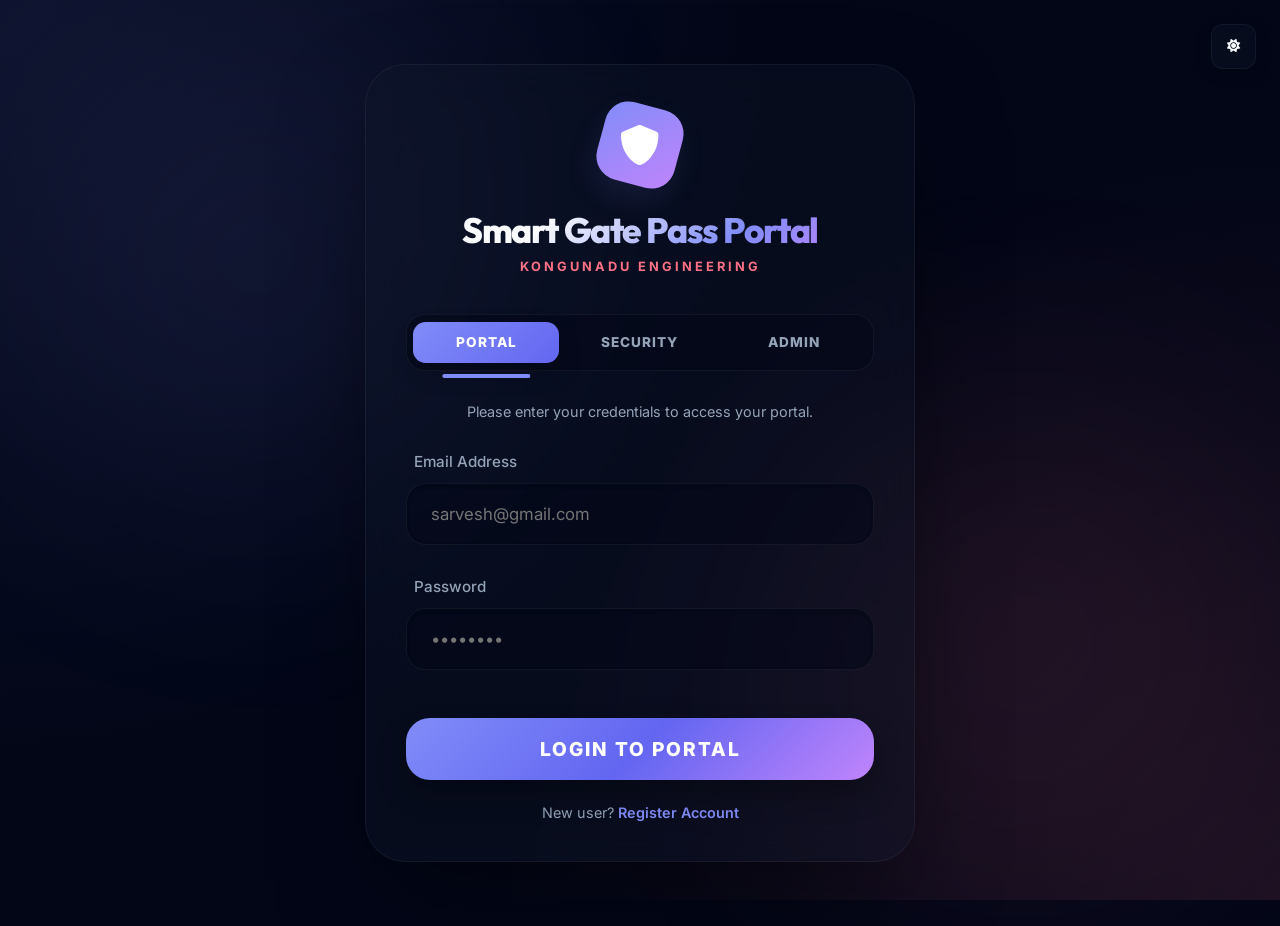
<file: index.html>
<!DOCTYPE html>
<html lang="en">

<head>
    <meta charset="UTF-8">
    <meta name="viewport" content="width=device-width, initial-scale=1.0">
    <title>Login | Smart Gate Pass</title>
    <link rel="stylesheet" href="style.css">
    <link rel="stylesheet" href="https://cdnjs.cloudflare.com/ajax/libs/font-awesome/6.0.0/css/all.min.css">
    <link rel="icon" type="image/svg+xml" href="favicon.svg">
</head>

<body onload="checkAuth(); initTheme()" class="auth-bg">
    <button onclick="toggleTheme()"
        style="position: fixed; top: 1.5rem; right: 1.5rem; background: var(--bg-card); backdrop-filter: blur(10px); border: 1px solid var(--glass-border); color: var(--text-main); width: 45px; height: 45px; border-radius: 12px; cursor: pointer; display: flex; align-items: center; justify-content: center; transition: var(--transition-smooth); z-index: 1000; box-shadow: 0 5px 15px rgba(0,0,0,0.2);">
        <i id="theme-toggle-icon" class="fas fa-sun"></i>
    </button>
    <div class="glass-card" style="max-width: 550px; margin: 4rem auto; padding: 2.5rem;">
        <div style="text-align: center; margin-bottom: 2.5rem;">
            <div style="position: relative; width: 80px; height: 80px; margin: 0 auto 1.5rem;">
                <div
                    style="position: absolute; top: 0; left: 0; width: 100%; height: 100%; background: linear-gradient(135deg, var(--primary), var(--accent)); border-radius: 1.5rem; transform: rotate(15deg); box-shadow: 0 15px 30px var(--primary-glow);">
                </div>
                <div
                    style="position: absolute; top: 0; left: 0; width: 100%; height: 100%; display: flex; align-items: center; justify-content: center; z-index: 1;">
                    <i class="fas fa-shield-alt" style="font-size: 2.5rem; color: white;"></i>
                </div>
            </div>
            <h1 style="margin: 0; font-size: 2.2rem; font-weight: 800; line-height: 1.2;">Smart Gate Pass Portal</h1>
            <p
                style="color: var(--secondary); font-weight: 700; font-size: 0.8rem; letter-spacing: 3px; text-transform: uppercase; margin-top: 0.5rem;">
                Kongunadu Engineering
            </p>
        </div>

        <div
            style="display: flex; gap: 0.5rem; background: var(--bg-input); padding: 0.4rem; border-radius: 1.2rem; margin-bottom: 2rem; border: 1px solid var(--glass-border);">
            <button onclick="switchLoginTab('portal')" class="tab-btn active" data-portal="portal"
                style="flex: 1; padding: 0.8rem; border-radius: 0.8rem; font-size: 0.85rem; letter-spacing: 1px;">PORTAL</button>
            <button onclick="switchLoginTab('gate')" class="tab-btn" data-portal="gate"
                style="flex: 1; padding: 0.8rem; border-radius: 0.8rem; font-size: 0.85rem; letter-spacing: 1px;">SECURITY</button>
            <button onclick="switchLoginTab('admin')" class="tab-btn" data-portal="admin"
                style="flex: 1; padding: 0.8rem; border-radius: 0.8rem; font-size: 0.85rem; letter-spacing: 1px;">ADMIN</button>
        </div>

        <p id="login-desc" style="text-align:center; color: var(--text-muted); margin-bottom: 2rem; font-size: 0.9rem;">
            Please enter your credentials to access your portal.
        </p>

        <form onsubmit="handleLogin(event)">
            <div class="form-group">
                <label>Email Address</label>
                <input type="email" name="email" placeholder="sarvesh@gmail.com" required>
            </div>
            <div class="form-group">
                <label>Password</label>
                <input type="password" name="password" placeholder="••••••••" required>
            </div>
            <button type="submit" class="submit-btn" style="margin-top:1rem; padding: 1.2rem;">Login to Portal</button>
        </form>

        <p style="text-align:center; margin-top:1.5rem; color:var(--text-muted); font-size:0.9rem">
            New user? <a href="register.html"
                style="color:var(--primary); text-decoration:none; font-weight:600;">Register Account</a>
        </p>
    </div>
    <script src="script.js"></script>
</body>

</html>
</file>
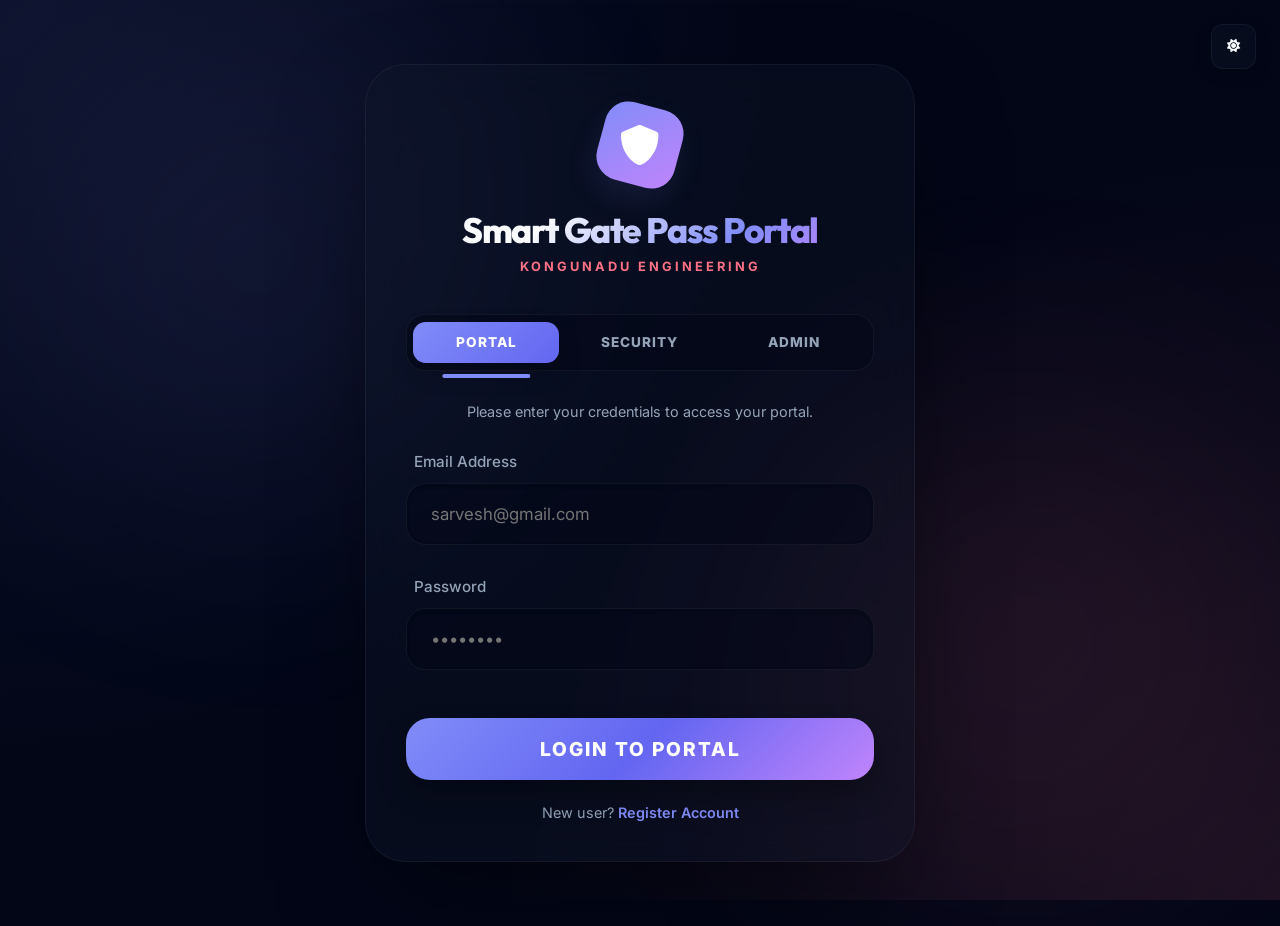
<file: admin.html>
<!DOCTYPE html>
<html lang="en">

<head>
    <meta charset="UTF-8">
    <meta name="viewport" content="width=device-width, initial-scale=1.0">
    <title>Admin Dashboard - Smart Gate Pass</title>
    <link rel="stylesheet" href="style.css">
    <link rel="stylesheet" href="https://cdnjs.cloudflare.com/ajax/libs/font-awesome/6.0.0/css/all.min.css">
    <link rel="icon" type="image/svg+xml" href="favicon.svg">
</head>

<body onload="initAdmin()">
    <nav>
        <div class="nav-container">
            <div class="logo">
                <i class="fas fa-shield-halved"></i>
                <span>Admin Panel</span>
            </div>
            <div id="auth-nav"></div>
        </div>
    </nav>

    <main class="container">
        <header style="margin-bottom: 2rem;">
            <h1>Account Management</h1>
            <p style="color: var(--text-muted)">Manage Student, Staff, and HOD accounts to ensure system integrity.</p>
        </header>

        <!-- Tab Navigation -->
        <div class="tabs"
            style="display: flex; gap: 1rem; margin-bottom: 1.5rem; border-bottom: 1px solid var(--glass-border); padding-bottom: 0.5rem;">
            <button class="tab-btn active" onclick="switchTab('staff')" id="btn-staff">Staff</button>
            <button class="tab-btn" onclick="switchTab('hod')" id="btn-hod">HOD</button>
            <button class="tab-btn" onclick="switchTab('warden')" id="btn-warden">Warden</button>
            <button class="tab-btn" onclick="switchTab('student')" id="btn-student">Student</button>
        </div>

        <div class="glass-card wide" style="padding: 0; overflow-x: auto;">
            <table style="width: 100%; border-collapse: collapse; text-align: left; min-width: 900px;">
                <thead style="background: var(--glass-highlight);">
                    <tr>
                        <th style="padding: 1.25rem 1.5rem; color: var(--primary);">Name</th>
                        <th style="padding: 1.25rem 1.5rem; color: var(--primary);">Role</th>
                        <th style="padding: 1.25rem 1.5rem; color: var(--primary);" id="header-dept">Department</th>
                        <th style="padding: 1.25rem 1.5rem; color: var(--primary);" id="header-scope">Scope (Year/Sec)
                        </th>
                        <th style="padding: 1.25rem 1.5rem; color: var(--primary); text-align: right;">Actions</th>
                    </tr>
                </thead>
                <tbody id="admin-user-table-body">
                    <!-- Users will be rendered here -->
                </tbody>
            </table>
        </div>
    </main>

    <!-- Edit Modal -->
    <div id="edit-modal" class="modal"
        style="display:none; position:fixed; z-index:1000; left:0; top:0; width:100%; height:100%; background:rgba(0,0,0,0.7); backdrop-filter:blur(5px); overflow-y:auto; padding: 2rem 0;">
        <div class="glass-card" style="max-width:500px; margin: 2rem auto; padding: 2rem;">
            <h2 style="margin-bottom:1.5rem; color:var(--primary)">Edit Account Details</h2>
            <form id="edit-user-form">
                <input type="hidden" id="edit-email">
                <div class="form-group">
                    <label>Full Name</label>
                    <input type="text" id="edit-name" required>
                </div>
                <div id="role-specific-fields">
                    <div class="form-group" id="dept-field">
                        <label>Department</label>
                        <select id="edit-dept">
                            <option value="CSE">CSE</option>
                            <option value="ECE">ECE</option>
                            <option value="EEE">EEE</option>
                            <option value="AD">AD</option>
                            <option value="BME">BME</option>
                            <option value="IT">IT</option>
                            <option value="AGRI">AGRI</option>
                            <option value="MECH">MECH</option>
                            <option value="CIVIL">CIVIL</option>
                        </select>
                    </div>
                    <div class="form-group" id="year-field">
                        <label>Year</label>
                        <select id="edit-year">
                            <option value="1">1st Year</option>
                            <option value="2">2nd Year</option>
                            <option value="3">3rd Year</option>
                            <option value="4">4th Year</option>
                        </select>
                    </div>
                    <div class="form-group" id="semester-field">
                        <label>Semester</label>
                        <select id="edit-semester">
                            <option value="1">Sem 1</option>
                            <option value="2">Sem 2</option>
                            <option value="3">Sem 3</option>
                            <option value="4">Sem 4</option>
                            <option value="5">Sem 5</option>
                            <option value="6">Sem 6</option>
                            <option value="7">Sem 7</option>
                            <option value="8">Sem 8</option>
                        </select>
                    </div>
                    <div class="form-group" id="section-field">
                        <label>Section</label>
                        <select id="edit-section">
                            <option value="A">A</option>
                            <option value="B">B</option>
                        </select>
                    </div>
                </div>
                <div style="display:flex; gap:1rem; margin-top:2rem">
                    <button type="submit" class="submit-btn">Save Changes</button>
                    <button type="button" class="submit-btn"
                        style="background:var(--glass-highlight); color:var(--text-main)"
                        onclick="closeEditModal()">Cancel</button>
                </div>
            </form>
        </div>
    </div>

    <script src="script.js"></script>
    <script>
        let currentTab = 'staff';
        let allUsers = [];

        async function initAdmin() {
            checkAuth('admin');
            renderAuthNav();
            await refreshAdminData();
        }

        async function refreshAdminData() {
            allUsers = await adminGetManagedUsers();
            renderAdminDashboard();
        }

        function switchTab(role) {
            currentTab = role;
            document.querySelectorAll('.tab-btn').forEach(btn => btn.classList.remove('active'));
            document.getElementById(`btn-${role}`).classList.add('active');
            renderAdminDashboard();
        }

        function renderAdminDashboard() {
            const body = document.getElementById('admin-user-table-body');

            if (!Array.isArray(allUsers)) {
                body.innerHTML = `<tr><td colspan="5" style="padding: 2rem; text-align: center; color: var(--error);">Error: Could not load user data. ${allUsers.message || ''}</td></tr>`;
                return;
            }

            const users = allUsers.filter(u => u.role === currentTab);

            if (users.length === 0) {
                body.innerHTML = `<tr><td colspan="5" style="padding: 2rem; text-align: center; color: var(--text-muted);">No ${currentTab} accounts found.</td></tr>`;
                return;
            }

            body.innerHTML = users.map(u => {
                let scope = '-';
                if (u.role === 'staff') scope = `Year ${u.year} / Sec ${u.section}`;
                else if (u.role === 'warden') scope = `Year ${u.year}`;
                else if (u.role === 'student') scope = `${u.year} / Sem ${u.semester} / Sec ${u.section}`;

                return `
                <tr style="border-top: 1px solid var(--glass-border);">
                    <td style="padding: 1.25rem 1.5rem;">
                        <div style="font-weight: 600;">${u.name}</div>
                        <div style="font-size: 0.8rem; color: var(--text-muted);">${u.email}</div>
                    </td>
                    <td style="padding: 1.25rem 1.5rem;"><span class="status-badge status-approved">${u.role.toUpperCase()}</span></td>
                    <td style="padding: 1.25rem 1.5rem;">${u.dept || '-'}</td>
                    <td style="padding: 1.25rem 1.5rem;">${scope}</td>
                    <td style="padding: 1.25rem 1.5rem; text-align: right;">
                        <button onclick="openEditModal('${u.email}')" style="background: var(--primary); border: none; color: white; padding: 0.4rem 0.8rem; border-radius: 0.5rem; cursor: pointer; margin-right: 0.5rem;"><i class="fas fa-edit"></i></button>
                        <button onclick="handleDelete('${u.email}')" style="background: var(--accent); border: none; color: white; padding: 0.4rem 0.8rem; border-radius: 0.5rem; cursor: pointer;"><i class="fas fa-trash"></i></button>
                    </td>
                </tr>`;
            }).join('');
        }

        function openEditModal(email) {
            const user = allUsers.find(u => u.email === email);
            if (!user) return;

            document.getElementById('edit-email').value = user.email;
            document.getElementById('edit-name').value = user.name;
            document.getElementById('edit-dept').value = user.dept || '';
            document.getElementById('edit-year').value = user.year || '';
            document.getElementById('edit-semester').value = user.semester || '';
            document.getElementById('edit-section').value = user.section || '';

            document.getElementById('dept-field').style.display = (user.role !== 'warden') ? 'block' : 'none';
            document.getElementById('year-field').style.display = (['staff', 'warden', 'student'].includes(user.role)) ? 'block' : 'none';
            document.getElementById('semester-field').style.display = (user.role === 'student') ? 'block' : 'none';
            document.getElementById('section-field').style.display = (['staff', 'student'].includes(user.role)) ? 'block' : 'none';

            document.getElementById('edit-modal').style.display = 'block';
        }

        function closeEditModal() { document.getElementById('edit-modal').style.display = 'none'; }

        async function handleDelete(email) {
            if (confirm(`Delete account for ${email}?`)) {
                const result = await adminDeleteUser(email);
                if (result.success) await refreshAdminData();
            }
        }

        document.getElementById('edit-user-form').onsubmit = async function (e) {
            e.preventDefault();
            const email = document.getElementById('edit-email').value;
            const user = allUsers.find(u => u.email === email);
            if (!user) return;

            const updatedData = {
                name: document.getElementById('edit-name').value,
                dept: document.getElementById('edit-dept').value,
                year: document.getElementById('edit-year').value,
                semester: document.getElementById('edit-semester').value,
                section: document.getElementById('edit-section').value
            };
            const result = await adminUpdateUser(email, user.role, updatedData);
            if (result.success) {
                alert('Updated successfully');
                closeEditModal();
                await refreshAdminData();
            }
        };
    </script>
</body>

</html>
</file>
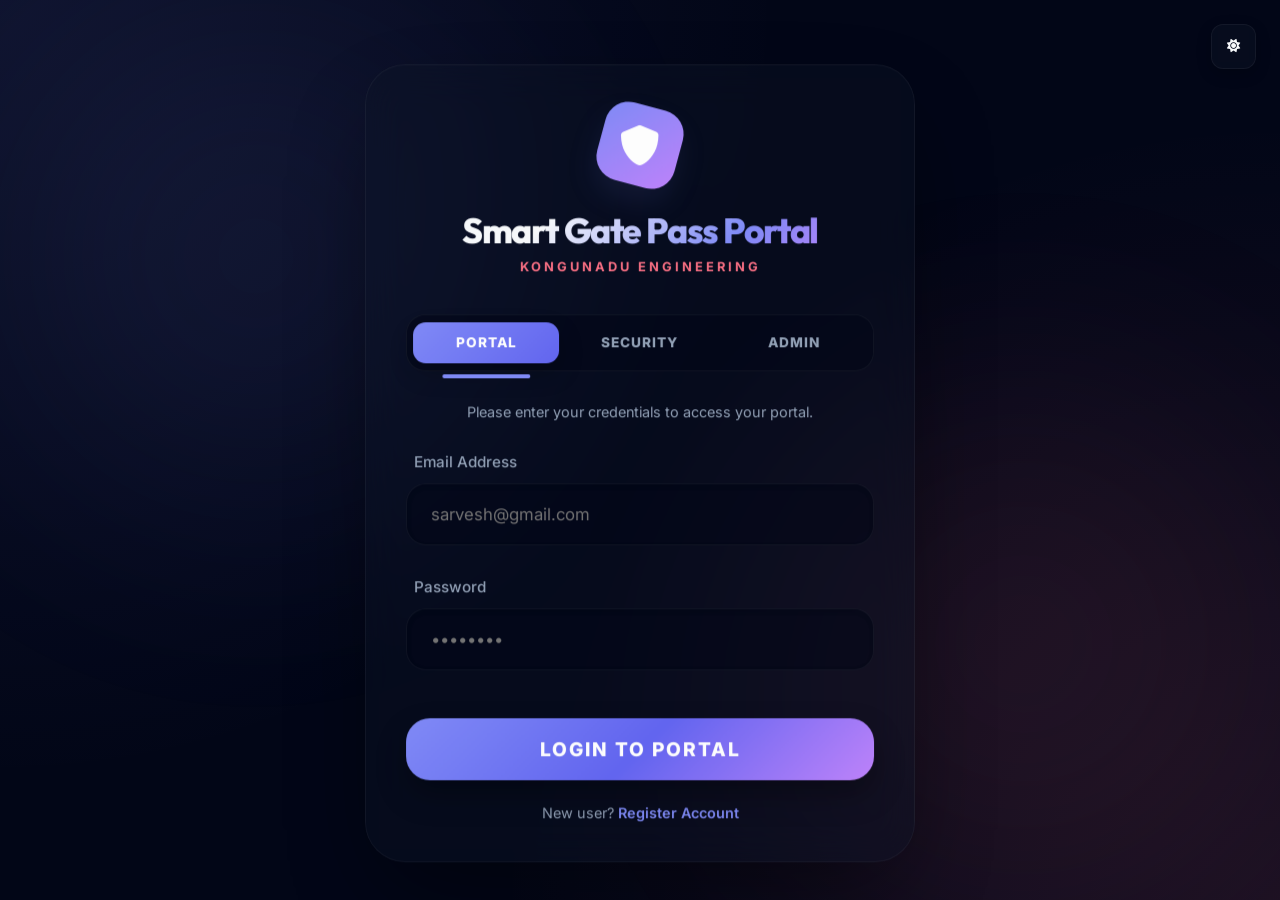
<file: hod.html>
<!DOCTYPE html>
<html lang="en">

<head>
    <meta charset="UTF-8">
    <meta name="viewport" content="width=device-width, initial-scale=1.0">
    <title>HOD Dashboard | Smart Gate Pass</title>
    <link rel="stylesheet" href="style.css">
    <link rel="stylesheet" href="https://cdnjs.cloudflare.com/ajax/libs/font-awesome/6.0.0/css/all.min.css">
    <link rel="icon" type="image/svg+xml" href="favicon.svg">
</head>

<body onload="initHOD()" class="auth-bg">
    <nav>
        <div class="nav-container">
            <div class="logo">
                <i class="fas fa-user-shield"></i>
                <span>HOD Portal</span>
            </div>
            <div id="auth-nav"></div>
        </div>
    </nav>

    <div class="container">
        <header style="text-align: center; margin-bottom: 4rem;">
            <h1>HOD Dashboard</h1>
            <p id="hod-info" style="color: var(--primary); font-weight: 700; font-size: 1.2rem;"></p>
            <p style="color: var(--text-muted);">Department Oversight & Approval</p>
        </header>

        <div class="glass-card wide" style="padding: 2.5rem;">


            <div id="requests-container">
                <!-- Requests will be rendered here via JS -->
            </div>
        </div>

        <script src="script.js"></script>
        <script>
            async function initHOD() {
                checkAuth('hod');
                renderAuthNav();
                await renderRequests('hod');
            }
        </script>
</body>

</html>
</file>
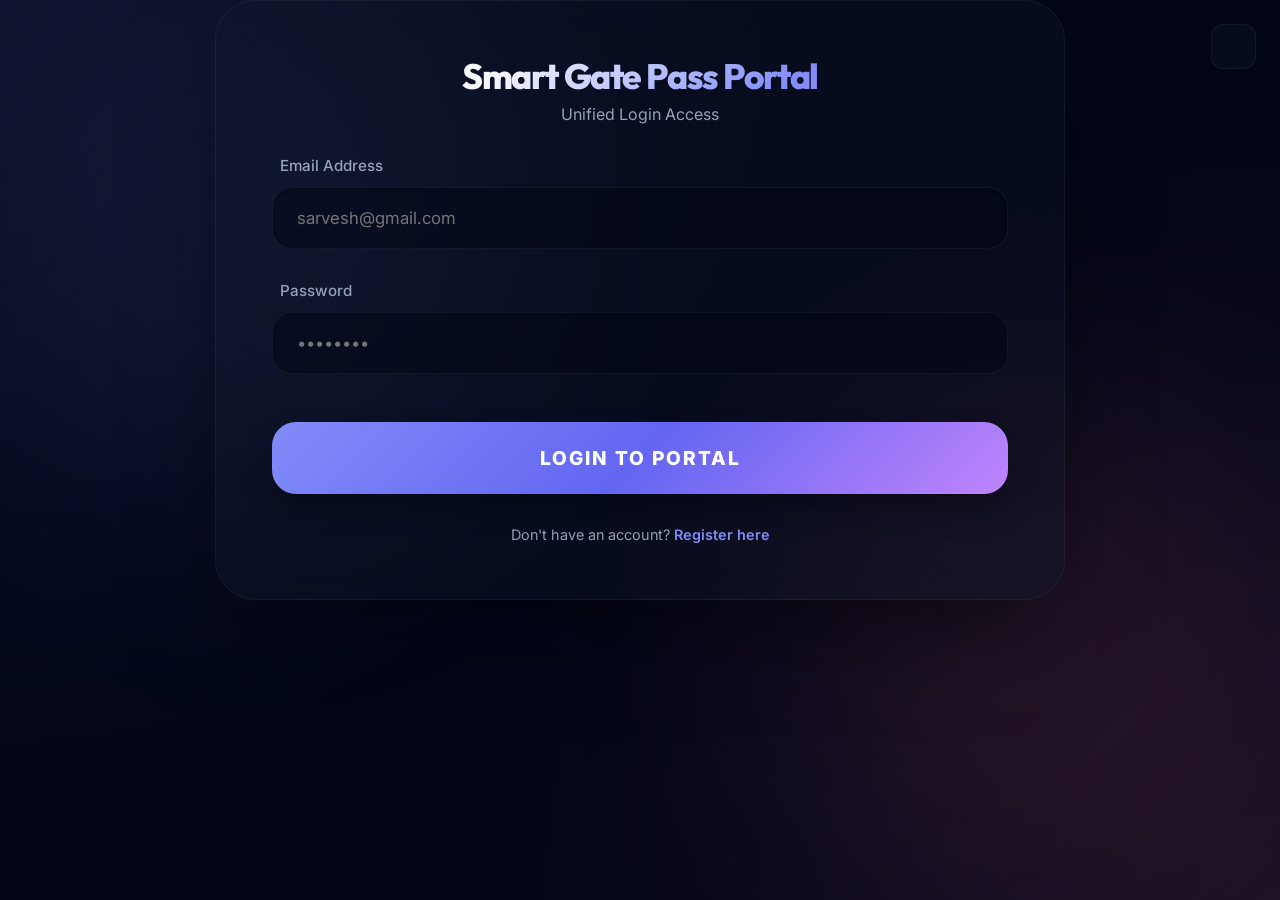
<file: login.html>
<!DOCTYPE html>
<html lang="en">

<head>
    <meta charset="UTF-8">
    <meta name="viewport" content="width=device-width, initial-scale=1.0">
    <title>Login | Smart Gate Pass</title>
    <link rel="stylesheet" href="style.css">
</head>

<body onload="initTheme()" class="auth-bg">
    <button onclick="toggleTheme()"
        style="position: fixed; top: 1.5rem; right: 1.5rem; background: var(--bg-card); backdrop-filter: blur(10px); border: 1px solid var(--glass-border); color: var(--text-main); width: 45px; height: 45px; border-radius: 12px; cursor: pointer; display: flex; align-items: center; justify-content: center; transition: var(--transition-smooth); z-index: 1000; box-shadow: 0 5px 15px rgba(0,0,0,0.2);">
        <i id="theme-toggle-icon" class="fas fa-sun"></i>
    </button>

    <div class="glass-card">
        <div style="text-align: center; margin-bottom: 2rem;">
            <i class="fas fa-shield-alt" style="font-size: 3.5rem; color: var(--primary); margin-bottom: 1rem;"></i>
            <h1 style="margin: 0; font-size: 2.2rem; font-weight: 800;">Smart Gate Pass Portal</h1>
            <p style="color: var(--text-muted); font-size: 1rem; margin-top: 0.5rem;">Unified Login Access</p>
        </div>

        <form onsubmit="handleLogin(event)">
            <div class="form-group">
                <label>Email Address</label>
                <input type="email" name="email" placeholder="sarvesh@gmail.com" required>
            </div>
            <div class="form-group">
                <label>Password</label>
                <input type="password" name="password" placeholder="••••••••" required>
            </div>
            <button type="submit" class="submit-btn" style="margin-top:1rem">Login to Portal</button>
        </form>
        <p style="text-align:center; margin-top:2rem; color:var(--text-muted); font-size:0.9rem">
            Don't have an account? <a href="register.html"
                style="color:var(--primary); text-decoration:none; font-weight:600">Register here</a>
        </p>
    </div>
    <script src="script.js"></script>
</body>

</html>
</file>
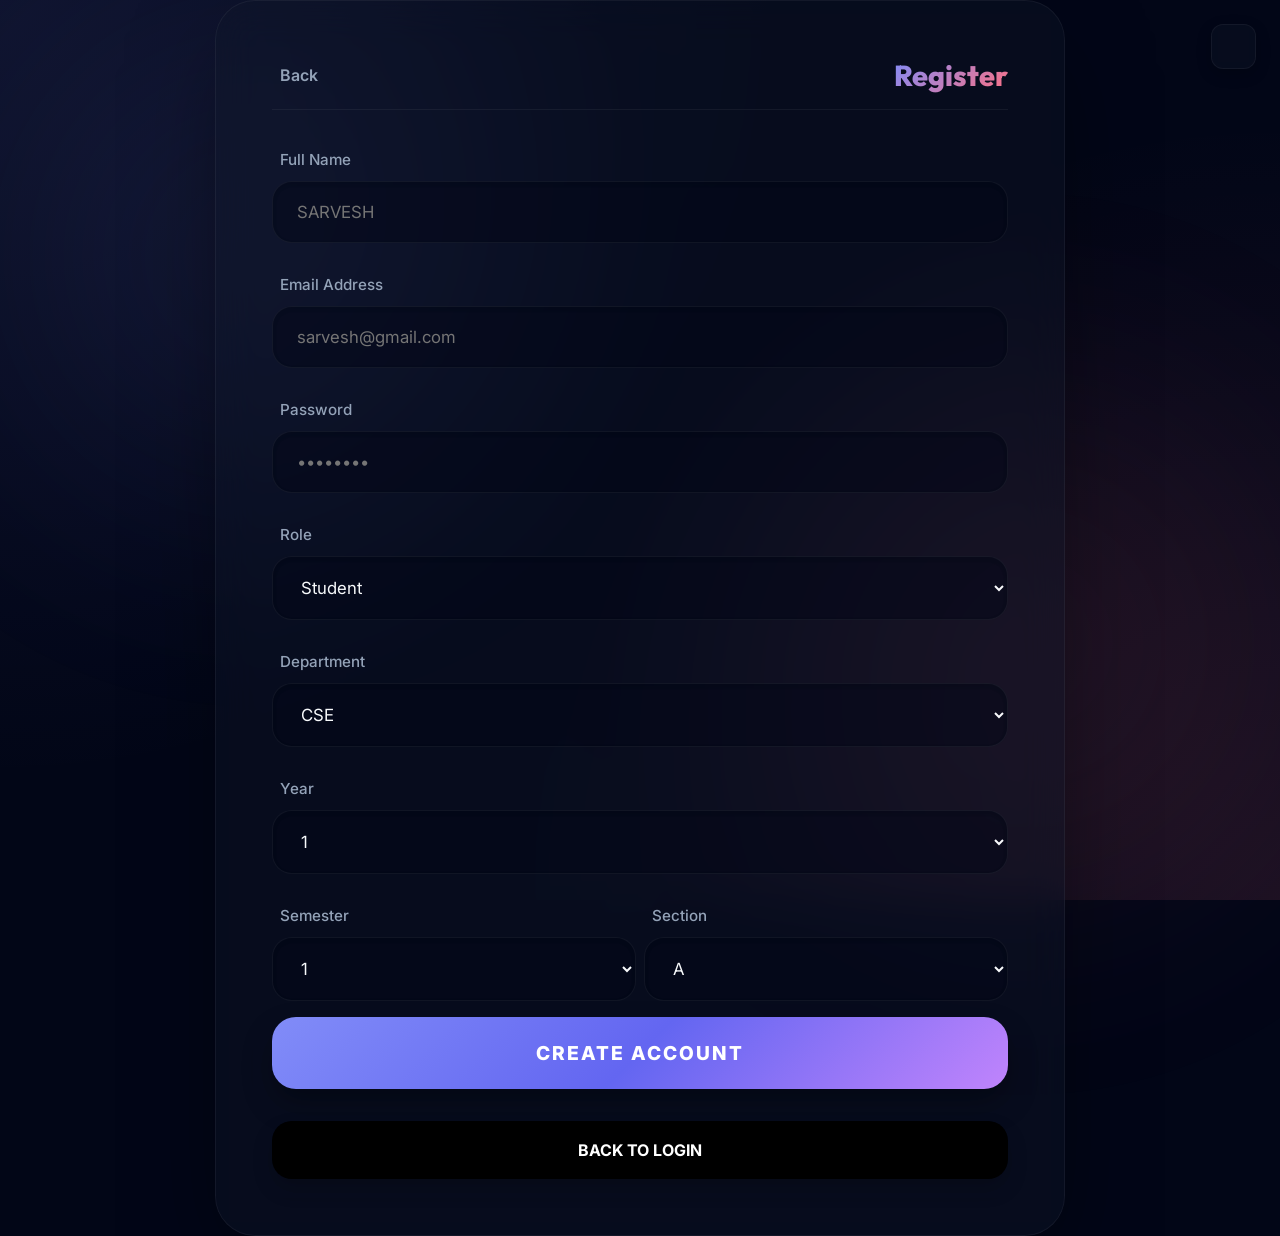
<file: register.html>
<!DOCTYPE html>
<html lang="en">

<head>
    <meta charset="UTF-8">
    <meta name="viewport" content="width=device-width, initial-scale=1.0">
    <title>Register | Smart Gate Pass</title>
    <link rel="stylesheet" href="style.css">
    <link rel="icon" type="image/svg+xml" href="favicon.svg">
</head>

<body onload="initTheme()" class="auth-bg">
    <button onclick="toggleTheme()"
        style="position: fixed; top: 1.5rem; right: 1.5rem; background: var(--bg-card); backdrop-filter: blur(10px); border: 1px solid var(--glass-border); color: var(--text-main); width: 45px; height: 45px; border-radius: 12px; cursor: pointer; display: flex; align-items: center; justify-content: center; transition: var(--transition-smooth); z-index: 1000; box-shadow: 0 5px 15px rgba(0,0,0,0.2);">
        <i id="theme-toggle-icon" class="fas fa-sun"></i>
    </button>
    <div class="glass-card">

        <div
            style="display: flex; justify-content: space-between; align-items: center; margin-bottom: 2.5rem; border-bottom: 1px solid var(--glass-border); padding-bottom: 1rem;">
            <a href="index.html"
                style="color:var(--text-muted); text-decoration:none; display:flex; align-items:center; gap:0.5rem; font-weight:600; transition:var(--transition-smooth);">
                <i class="fas fa-arrow-left"></i> Back
            </a>
            <h2
                style="font-family: var(--font-heading); background: linear-gradient(135deg, var(--primary), var(--secondary)); -webkit-background-clip: text; background-clip: text; -webkit-text-fill-color: transparent; font-weight: 800; font-size: 1.8rem; margin: 0;">
                Register</h2>
        </div>

        <form onsubmit="handleRegister(event)">
            <div class="form-group">
                <label>Full Name</label>
                <input type="text" name="name" placeholder="SARVESH" required>
            </div>
            <div class="form-group">
                <label>Email Address</label>
                <input type="email" name="email" placeholder="sarvesh@gmail.com" required>
            </div>
            <div class="form-group">
                <label>Password</label>
                <input type="password" name="password" placeholder="••••••••" required>
            </div>
            <div class="form-group">
                <label>Role</label>
                <select name="role" id="role-select" required onchange="toggleFields()">
                    <option value="student">Student</option>
                    <option value="staff">Staff (Class Advisor)</option>
                    <option value="warden">Warden</option>
                    <option value="hod">HOD</option>
                </select>
            </div>

            <!-- Student/Warden Specific Fields -->
            <div id="extra-fields">
                <div class="form-group" id="dept-group">
                    <label>Department</label>
                    <select name="dept" id="dept-select">
                        <option value="CSE">CSE</option>
                        <option value="ECE">ECE</option>
                        <option value="EEE">EEE</option>
                        <option value="AD">AD</option>
                        <option value="BME">BME</option>
                        <option value="IT">IT</option>
                        <option value="AGRI">AGRI</option>
                        <option value="MECH">MECH</option>
                        <option value="CIVIL">CIVIL</option>
                    </select>
                </div>
                <div class="form-group" id="year-group">
                    <label id="year-label">Year of Warden</label>
                    <select name="year" id="year-select" onchange="updateSemesters()">
                        <option value="1">1</option>
                        <option value="2">2</option>
                        <option value="3">3</option>
                        <option value="4">4</option>
                    </select>
                </div>
                <div id="sem-sec-fields" style="display:grid; grid-template-columns: 1fr 1fr; gap:0.5rem">
                    <div id="sem-group">
                        <label>Semester</label>
                        <select name="semester" id="semester-select">
                            <!-- Options filled by script -->
                        </select>
                    </div>
                    <div id="sec-group">
                        <label>Section</label>
                        <select name="section">
                            <option value="A">A</option>
                            <option value="B">B</option>
                        </select>
                    </div>
                </div>
            </div>
            <button type="submit" class="submit-btn" style="margin-top:1rem">Create Account</button>
        </form>
        <a href="index.html"
            style="display: block; width: 100%; padding: 1.2rem; background: #000; color: #fff; text-align: center; text-decoration: none; border-radius: 1.25rem; font-weight: 700; margin-top: 2rem; transition: var(--transition-smooth); box-shadow: 0 10px 20px rgba(0,0,0,0.2);">
            <i class="fas fa-arrow-left"></i> BACK TO LOGIN
        </a>
    </div>
    <script src="script.js"></script>
    <script>
        function updateSemesters() {
            const year = document.getElementById('year-select').value;
            const semesterSelect = document.getElementById('semester-select');
            semesterSelect.innerHTML = '';

            let semesters = [];
            if (year === '1') semesters = [1, 2];
            else if (year === '2') semesters = [3, 4];
            else if (year === '3') semesters = [5, 6];
            else if (year === '4') semesters = [7, 8];

            semesters.forEach(sem => {
                const opt = document.createElement('option');
                opt.value = sem;
                opt.innerText = sem;
                semesterSelect.appendChild(opt);
            });
        }

        function toggleFields() {
            const role = document.getElementById('role-select').value;
            const extraFields = document.getElementById('extra-fields');
            const deptGroup = document.getElementById('dept-group');
            const yearGroup = document.getElementById('year-group');
            const semSecFields = document.getElementById('sem-sec-fields');
            const semGroup = document.getElementById('sem-group');
            const secGroup = document.getElementById('sec-group');
            const yearLabel = document.getElementById('year-label');

            if (role === 'student') {
                extraFields.style.display = 'block';
                deptGroup.style.display = 'block';
                yearGroup.style.display = 'block';
                semSecFields.style.display = 'grid';
                semGroup.style.display = 'block';
                yearLabel.innerText = 'Year';
                updateSemesters();
            } else if (role === 'staff') {
                extraFields.style.display = 'block';
                deptGroup.style.display = 'block';
                yearGroup.style.display = 'block';
                semSecFields.style.display = 'grid';
                semGroup.style.display = 'none'; // Semester not needed for Staff
                yearLabel.innerText = 'Advising Year';
                updateSemesters();
            } else if (role === 'hod') {
                extraFields.style.display = 'block';
                deptGroup.style.display = 'block';
                yearGroup.style.display = 'none';
                semSecFields.style.display = 'none';
            } else if (role === 'warden') {
                extraFields.style.display = 'block';
                deptGroup.style.display = 'none';
                yearGroup.style.display = 'block';
                semSecFields.style.display = 'none';
                yearLabel.innerText = 'Year of Warden';
            } else {
                extraFields.style.display = 'none';
            }
        }
        // Initialize on load
        window.onload = toggleFields;
    </script>
</body>

</html>
</file>
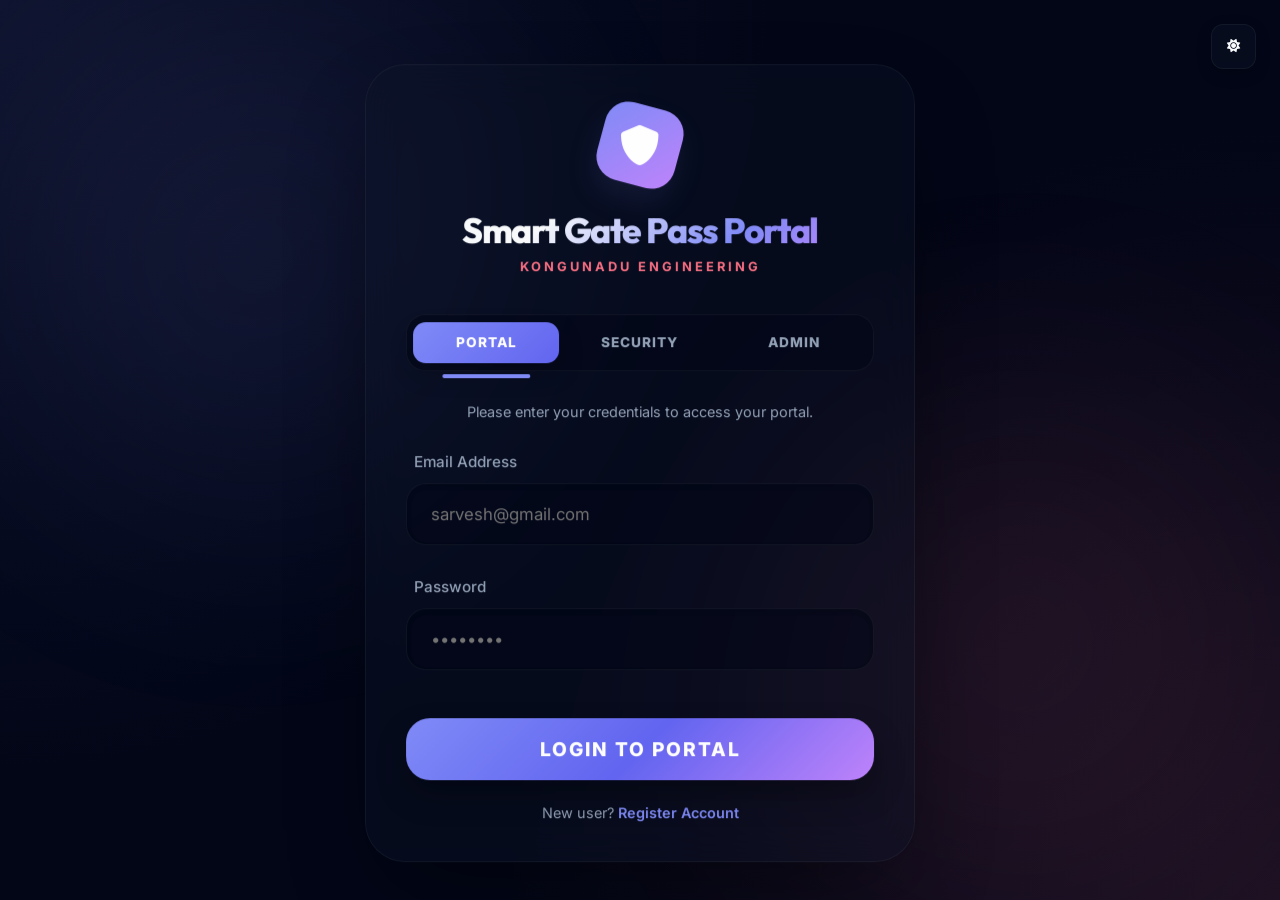
<file: staff.html>
<!DOCTYPE html>
<html lang="en">

<head>
    <meta charset="UTF-8">
    <meta name="viewport" content="width=device-width, initial-scale=1.0">
    <title>Staff Dashboard | Smart Gate Pass</title>
    <link rel="stylesheet" href="style.css">
    <link rel="icon" type="image/svg+xml" href="favicon.svg">
</head>

<body onload="initStaff()" class="auth-bg">
    <nav>
        <div class="nav-container">
            <div class="logo">
                <i class="fas fa-chalkboard-teacher"></i>
                <span>Staff Portal</span>
            </div>
            <div id="auth-nav"></div>
        </div>
    </nav>

    <div class="container">
        <header style="text-align: center; margin-bottom: 4rem;">
            <h1>Advisor Dashboard</h1>
            <p id="staff-info" style="color: var(--primary); font-weight: 700; font-size: 1.2rem;"></p>
        </header>

        <div class="glass-card wide" style="padding: 2.5rem;">


            <div id="requests-container">
                <!-- Requests will be rendered here via JS -->
            </div>
        </div>

        <script src="script.js"></script>
        <script>
            async function initStaff() {
                checkAuth('staff');
                renderAuthNav();
                await renderRequests('staff');
            }
        </script>
</body>

</html>
</file>
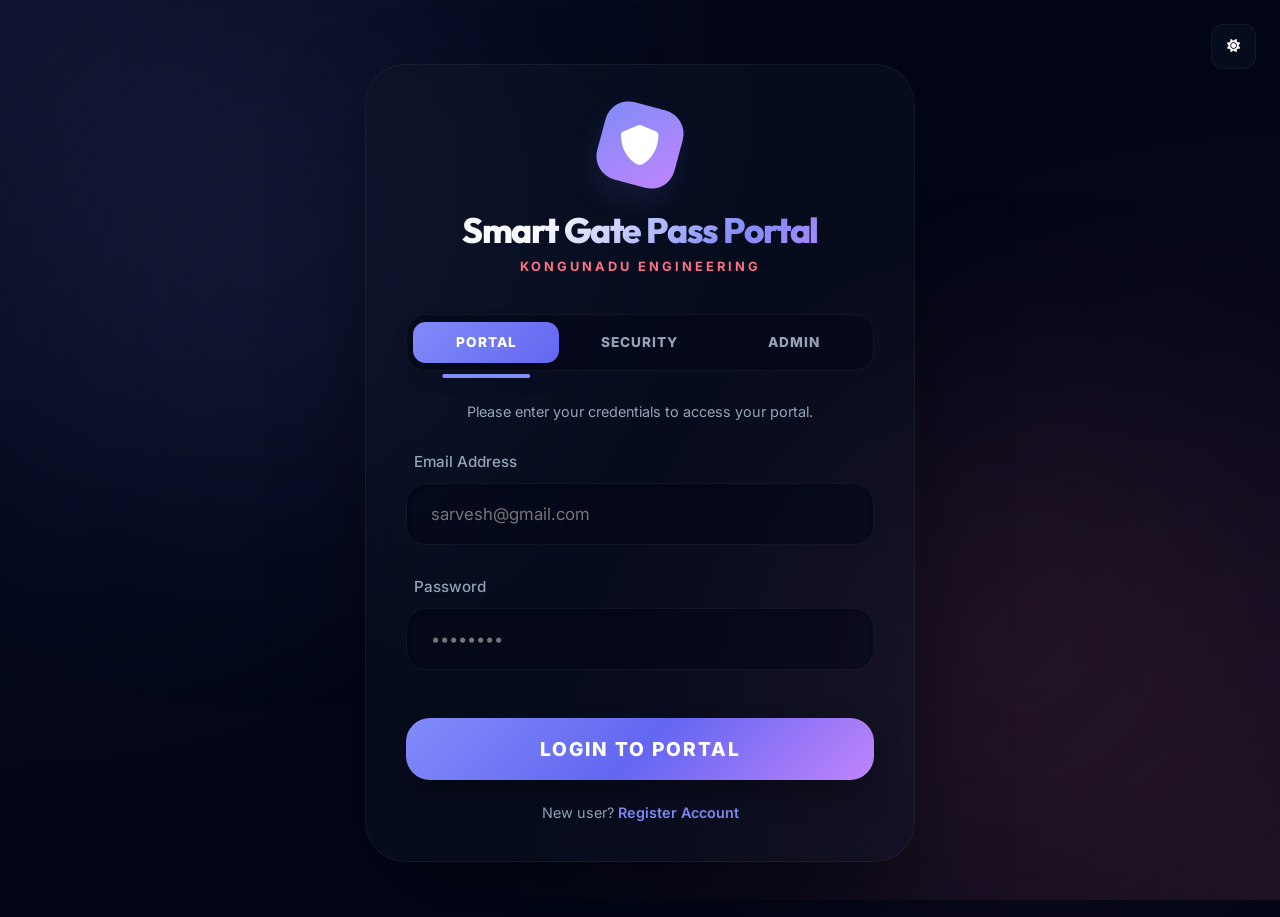
<file: student.html>
<!DOCTYPE html>
<html lang="en">

<head>
    <meta charset="UTF-8">
    <meta name="viewport" content="width=device-width, initial-scale=1.0">
    <title>Apply for Leave/OD | Student</title>
    <link rel="stylesheet" href="style.css">
    <link rel="stylesheet" href="https://cdnjs.cloudflare.com/ajax/libs/font-awesome/6.0.0/css/all.min.css">
    <link rel="icon" type="image/svg+xml" href="favicon.svg">
</head>

<body onload="initStudent()" class="auth-bg">
    <nav>
        <div class="nav-container">
            <div class="logo">
                <i class="fas fa-shield-alt"></i>
                <span>Student Portal</span>
            </div>
            <div id="auth-nav"></div>
        </div>
    </nav>

    <div class="container">
        <header style="text-align: center; margin-bottom: 4rem;">
            <h1>Apply for Leave/OD</h1>
            <p style="color: var(--text-muted); font-size: 1.1rem;">Digital Leave & OD Permission System</p>
        </header>

        <div class="glass-card" style="margin-bottom: 3rem;">


            <form id="student-form" onsubmit="handleStudentSubmit(event)">
                <div class="form-group">
                    <label>Full Name</label>
                    <input type="text" id="student-name" name="name" placeholder="Enter your full name" required
                        readonly>
                </div>

                <div class="form-group" style="display:grid; grid-template-columns: 1fr 1fr 1fr; gap:0.5rem">
                    <div>
                        <label>Year</label>
                        <select id="student-year" name="year" required disabled>
                            <option value="1">1st Year</option>
                            <option value="2">2nd Year</option>
                            <option value="3">3rd Year</option>
                            <option value="4">4th Year</option>
                        </select>
                    </div>
                    <div>
                        <label>Semester</label>
                        <select id="student-semester" name="semester" required disabled>
                            <option value="1">1</option>
                            <option value="2">2</option>
                            <option value="3">3</option>
                            <option value="4">4</option>
                            <option value="5">5</option>
                            <option value="6">6</option>
                            <option value="7">7</option>
                            <option value="8">8</option>
                        </select>
                    </div>
                    <div>
                        <label>Section</label>
                        <select id="student-section" name="section" required disabled>
                            <option value="A">A</option>
                            <option value="B">B</option>
                            <option value="C">C</option>
                        </select>
                    </div>
                </div>

                <div class="form-group">
                    <label>Department</label>
                    <input type="text" id="student-dept" name="dept" placeholder="e.g. CSE" required readonly>
                </div>

                <div class="form-group" style="display:grid; grid-template-columns: 1fr 1fr; gap:1rem">
                    <div>
                        <label>From Date</label>
                        <input type="date" name="from_date" id="from-date" required onchange="calculateDays()">
                    </div>
                    <div>
                        <label>To Date</label>
                        <input type="date" name="to_date" id="to-date" required onchange="calculateDays()">
                    </div>
                </div>

                <div id="days-display"
                    style="text-align: center; margin-bottom: 1.5rem; font-weight: 600; color: var(--primary); display: none;">
                    Total Duration: <span id="calculated-days">0</span> Day(s)
                </div>

                <script>
                    function calculateDays() {
                        const from = document.getElementById('from-date').value;
                        const to = document.getElementById('to-date').value;
                        const display = document.getElementById('days-display');
                        const span = document.getElementById('calculated-days');

                        if (from && to) {
                            const startDate = new Date(from);
                            const endDate = new Date(to);
                            const diffTime = Math.abs(endDate - startDate);
                            const diffDays = Math.ceil(diffTime / (1000 * 60 * 60 * 24)) + 1;

                            if (endDate >= startDate) {
                                display.style.display = 'block';
                                span.innerText = diffDays;
                            } else {
                                display.style.display = 'none';
                            }
                        } else {
                            display.style.display = 'none';
                        }
                    }
                </script>

                <div class="form-group">
                    <label>Type</label>
                    <select name="type" required>
                        <option value="Leave">Leave</option>
                        <option value="On Duty">On Duty</option>
                    </select>
                </div>

                <div class="form-group">
                    <label>Student Category</label>
                    <select name="resident_type" required>
                        <option value="Day Scholar">Day Scholar</option>
                        <option value="Hosteller">Hosteller</option>
                    </select>
                </div>

                <div class="form-group">
                    <label>Reason for Leave/OD</label>
                    <textarea name="reason" rows="3" placeholder="Describe your reason..." required></textarea>
                </div>
                <div class="form-group">
                    <label>Upload Supporting Document (Optional)</label>
                    <div style="position: relative; overflow: hidden;">
                        <input type="file" name="document" accept="image/*"
                            style="padding: 1rem; background: var(--bg-input); border: 2px dashed var(--glass-border); border-radius: 1.25rem; width: 100%; color: var(--text-muted); cursor: pointer; transition: var(--transition-premium);">
                    </div>
                </div>

                <div class="form-group"
                    style="padding: 1rem; background: var(--glass-highlight); border: 1px solid var(--glass-border); border-radius: 1rem; display: flex; justify-content: space-around; align-items: center; margin-bottom: 2rem;">
                    <div style="text-align: center;">
                        <p style="font-size: 0.8rem; color: var(--text-muted); margin-bottom: 0.25rem;">Leaves Approved
                        </p>
                        <span id="leave-count"
                            style="font-size: 1.5rem; font-weight: 800; color: var(--secondary);">0</span>
                    </div>
                    <div style="width: 1px; height: 30px; background: var(--glass-border);"></div>
                    <div style="text-align: center;">
                        <p style="font-size: 0.8rem; color: var(--text-muted); margin-bottom: 0.25rem;">OD Approved</p>
                        <span id="od-count" style="font-size: 1.5rem; font-weight: 800; color: var(--primary);">0</span>
                    </div>
                </div>

                <button type="submit" class="submit-btn" style="margin-top:1rem">Submit Permission Request</button>
            </form>

            <div id="student-requests-container">
                <!-- Personalized requests will be rendered here -->
            </div>
        </div>
    </div>

    <script src="script.js"></script>
    <script>
        async function initStudent() {
            checkAuth('student');
            renderAuthNav();

            // Optimization: Fetch requests once and distribute to components
            const requests = await getRequests();
            await autoFillStudentDetails(requests);
            await renderStudentRequests(requests);
        }
    </script>
</body>

</html>
</file>
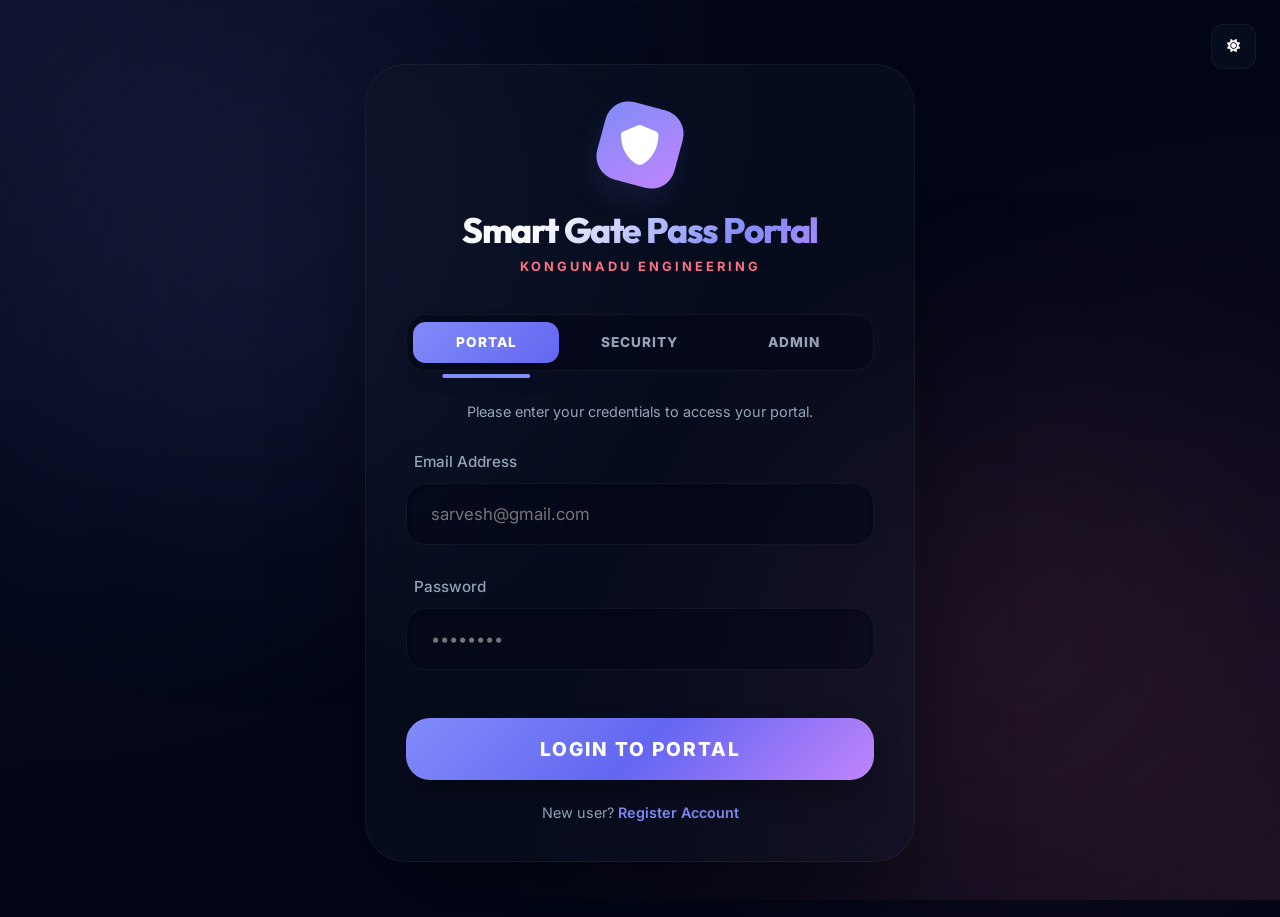
<file: warden.html>
<!DOCTYPE html>
<html lang="en">

<head>
    <meta charset="UTF-8">
    <meta name="viewport" content="width=device-width, initial-scale=1.0">
    <title>Warden Dashboard | Smart Gate Pass</title>
    <link rel="stylesheet" href="style.css">
    <link rel="stylesheet" href="https://cdnjs.cloudflare.com/ajax/libs/font-awesome/6.0.0/css/all.min.css">
    <link rel="icon" type="image/svg+xml" href="favicon.svg">
</head>

<body onload="initWarden()" class="auth-bg">
    <nav>
        <div class="nav-container">
            <div class="logo">
                <i class="fas fa-hotel"></i>
                <span>Warden Portal</span>
            </div>
            <div id="auth-nav"></div>
        </div>
    </nav>

    <div class="container">
        <header
            style="display:flex; justify-content:space-between; align-items:center; margin-bottom: 4rem; flex-wrap: wrap; gap: 2rem;">
            <div>
                <h1 style="margin-bottom: 0.5rem; font-size: 3.5rem; text-align: left;">Warden Dashboard</h1>
                <p style="color: var(--text-muted);">Hostel Exit Management</p>
            </div>
            <div id="year-filter-info"
                style="font-size: 1.1rem; background: linear-gradient(135deg, var(--primary), var(--accent)); color: white; padding: 1rem 2rem; border-radius: 1.5rem; font-weight: 800; box-shadow: 0 10px 20px var(--primary-glow);">
                <!-- Filled by script -->
            </div>
        </header>

        <div class="glass-card wide" style="padding: 2.5rem;">


            <div id="requests-container">
                <!-- Requests will be rendered here -->
                <div class="loading-spinner"></div>
            </div>
        </div>

        <script src="script.js"></script>
        <script>
            async function initWarden() {
                checkAuth('warden');
                renderAuthNav();
                await renderRequests('warden');

                const user = getCurrentUser();
                if (user && user.role === 'warden') {
                    document.getElementById('year-filter-info').innerText = `Year ${user.year} Warden`;
                }
            }
        </script>
</body>

</html>
</file>
<file: style.css>
@import url('https://fonts.googleapis.com/css2?family=Inter:wght@400;500;600;700;800&family=Outfit:wght@400;600;800&display=swap');

:root {
    /* Premium Design Tokens */
    --primary: #818cf8;
    /* Softer Indigo */
    --primary-glow: rgba(129, 140, 248, 0.1);
    --primary-hover: #6366f1;
    --secondary: #fb7185;
    /* Soft Rose */
    --secondary-glow: rgba(251, 113, 133, 0.1);
    --accent: #c084fc;
    /* Soft Purple */
    --accent-glow: rgba(192, 132, 252, 0.1);

    --bg-dark: #020617;
    /* Slate 950 */
    --bg-card: rgba(15, 23, 42, 0.4);
    --bg-input: rgba(2, 6, 23, 0.5);

    --text-main: #f8fafc;
    --text-muted: #94a3b8;
    --text-dim: #64748b;

    --glass-border: rgba(255, 255, 255, 0.05);
    --glass-highlight: rgba(255, 255, 255, 0.03);

    --success: #34d399;
    --warning: #fbbf24;
    --error: #fb7185;

    --font-heading: 'Outfit', sans-serif;
    --font-body: 'Inter', sans-serif;

    --transition-premium: all 0.5s cubic-bezier(0.4, 0, 0.2, 1);
    --transition-bounce: all 0.6s cubic-bezier(0.68, -0.6, 0.32, 1.6);
}

.light-theme {
    --bg-dark: #f1f5f9;
    --bg-card: rgba(255, 255, 255, 0.6);
    --bg-input: rgba(255, 255, 255, 0.8);

    --text-main: #0f172a;
    --text-muted: #475569;
    --text-dim: #64748b;

    --glass-border: rgba(0, 0, 0, 0.05);
    --glass-highlight: rgba(255, 255, 255, 0.4);

    --primary-glow: rgba(99, 102, 241, 0.15);
}

* {
    margin: 0;
    padding: 0;
    box-sizing: border-box;
    font-family: var(--font-body);
}

body {
    background: var(--bg-dark);
    color: var(--text-main);
    min-height: 100vh;
    display: flex;
    flex-direction: column;
    align-items: stretch;
    padding: 0;
    overflow-x: hidden;
    position: relative;
    transition: background-color 0.8s ease;
}

/* Premium Mesh Gradient Background */
body::before,
body::after {
    content: '';
    position: fixed;
    width: 60vw;
    height: 60vw;
    border-radius: 50%;
    filter: blur(120px);
    z-index: -1;
    opacity: 0.1;
    pointer-events: none;
}

body::before {
    top: -10vw;
    left: -10vw;
    background: radial-gradient(circle, var(--primary) 0%, transparent 70%);
}

body::after {
    bottom: -10vw;
    right: -10vw;
    background: radial-gradient(circle, var(--secondary) 0%, transparent 70%);
    animation-delay: -12s;
}

@keyframes floatingMesh {
    0% {
        transform: translate(0, 0) scale(1);
    }

    50% {
        transform: translate(10vw, 5vw) scale(1.1);
    }

    100% {
        transform: translate(-5vw, 15vw) scale(0.9);
    }
}

.auth-bg {
    background: radial-gradient(circle at 0% 0%, var(--primary-glow) 0%, transparent 50%),
        radial-gradient(circle at 100% 100%, var(--secondary-glow) 0%, transparent 50%),
        var(--bg-dark);
    background-attachment: fixed;
}

/* Navigation Refinement */
nav {
    background: rgba(15, 23, 42, 0.3);
    backdrop-filter: blur(24px) saturate(180%);
    -webkit-backdrop-filter: blur(24px) saturate(180%);
    border-bottom: 1px solid var(--glass-border);
    padding: 1.25rem 0;
    position: sticky;
    top: 0;
    z-index: 1000;
}

.nav-container {
    max-width: 1440px;
    margin: 0 auto;
    padding: 0 3rem;
    display: flex;
    justify-content: space-between;
    align-items: center;
}

.logo {
    display: flex;
    align-items: center;
    gap: 1rem;
    font-family: var(--font-heading);
    font-weight: 800;
    font-size: 1.4rem;
    color: var(--text-main);
    letter-spacing: -0.5px;
}

.logo i {
    background: linear-gradient(135deg, var(--primary), var(--accent));
    -webkit-background-clip: text;
    background-clip: text;
    -webkit-text-fill-color: transparent;
    font-size: 1.8rem;
}

.container {
    width: 100%;
    max-width: 1440px;
    margin: 0 auto;
    padding: 3rem;
}

/* Glassmorphism 2.0 Card */
.glass-card {
    background: var(--bg-card);
    backdrop-filter: blur(20px);
    -webkit-backdrop-filter: blur(20px);
    border: 1px solid var(--glass-border);
    border-radius: 2.5rem;
    padding: 3.5rem;
    box-shadow: 0 40px 100px -20px rgba(0, 0, 0, 0.5);
    width: 100%;
    max-width: 850px;
    margin: 0 auto;
    position: relative;
    overflow: hidden;
    animation: cardEntrance 1s cubic-bezier(0.16, 1, 0.3, 1);
}


.glass-card.wide {
    max-width: 100%;
}

@keyframes cardEntrance {
    from {
        opacity: 0;
        transform: translateY(40px) scale(0.98);
    }

    to {
        opacity: 1;
        transform: translateY(0) scale(1);
    }
}

h1 {
    font-family: var(--font-heading);
    font-size: clamp(2.5rem, 5vw, 4rem);
    margin-bottom: 2.5rem;
    text-align: center;
    background: linear-gradient(135deg, var(--text-main) 30%, var(--primary) 70%, var(--accent) 100%);
    -webkit-background-clip: text;
    background-clip: text;
    -webkit-text-fill-color: transparent;
    font-weight: 800;
    letter-spacing: -0.04em;
    line-height: 1.1;
}

/* Form Styles */
.form-group {
    margin-bottom: 2rem;
}

label {
    display: block;
    margin-bottom: 0.75rem;
    color: var(--text-muted);
    font-size: 0.95rem;
    font-weight: 500;
    padding-left: 0.5rem;
}

input,
select,
textarea {
    width: 100%;
    padding: 1.25rem 1.5rem;
    background: var(--bg-input);
    border: 1px solid var(--glass-border);
    border-radius: 1.25rem;
    color: var(--text-main);
    font-size: 1.05rem;
    transition: var(--transition-premium);
    box-shadow: inset 0 2px 4px rgba(0, 0, 0, 0.1);
}

input:focus,
select:focus,
textarea:focus {
    outline: none;
    border-color: var(--primary);
    background: rgba(15, 23, 42, 0.8);
    box-shadow:
        0 0 0 4px var(--primary-glow),
        inset 0 2px 4px rgba(0, 0, 0, 0.2);
    transform: translateY(-2px);
}

/* Main Action Buttons */
.submit-btn {
    width: 100%;
    padding: 1.5rem;
    background: linear-gradient(135deg, var(--primary), var(--primary-hover), var(--accent));
    border: none;
    border-radius: 1.5rem;
    color: white;
    font-weight: 800;
    font-size: 1.2rem;
    text-transform: uppercase;
    letter-spacing: 2px;
    cursor: pointer;
    box-shadow: 0 15px 30px rgba(0, 0, 0, 0.3);
    position: relative;
    overflow: hidden;
}

.submit-btn:hover {
    transform: translateY(-6px) scale(1.02);
    box-shadow:
        0 25px 50px var(--primary-glow),
        0 0 0 6px rgba(129, 140, 248, 0.1);
}

.submit-btn:active {
    transform: translateY(-2px) scale(0.98);
}

/* Dashboard Cards Refinement */
.request-card {
    background: rgba(255, 255, 255, 0.02);
    border: 1px solid var(--glass-border);
    border-radius: 2rem;
    padding: 2.5rem;
    margin-bottom: 2rem;
    transition: var(--transition-premium);
    position: relative;
    overflow: hidden;
}

.request-card::before {
    content: '';
    position: absolute;
    top: 0;
    left: 0;
    width: 4px;
    height: 100%;
    background: var(--primary);
    opacity: 0;
    transition: var(--transition-premium);
}

.request-card:hover {
    background: rgba(255, 255, 255, 0.05);
    transform: translateX(10px);
    box-shadow:
        -20px 20px 40px rgba(0, 0, 0, 0.3),
        inset 0 1px 1px var(--glass-highlight);
}

.request-card:hover::before {
    opacity: 1;
}

.status-badge {
    padding: 0.6rem 1.25rem;
    border-radius: 3rem;
    font-size: 0.85rem;
    font-weight: 800;
    text-transform: uppercase;
    letter-spacing: 0.1em;
    backdrop-filter: blur(8px);
}

.status-pending {
    background: rgba(245, 158, 11, 0.1);
    color: var(--warning);
    border: 1px solid var(--warning);
}

.status-approved {
    background: rgba(16, 185, 129, 0.1);
    color: var(--success);
    border: 1px solid var(--success);
}

.status-rejected {
    background: rgba(239, 68, 68, 0.1);
    color: var(--error);
    border: 1px solid var(--error);
}

/* Tab Navigation */
.tabs {
    background: rgba(15, 23, 42, 0.6);
    padding: 0.6rem;
    border-radius: 2rem;
    border: 1px solid var(--glass-border);
    display: inline-flex;
    gap: 0.5rem;
    margin-bottom: 3rem;
    box-shadow: inset 0 2px 10px rgba(0, 0, 0, 0.3);
}

.tab-btn {
    padding: 1rem 2.5rem;
    border-radius: 1.5rem;
    border: none;
    background: transparent;
    color: var(--text-muted);
    font-weight: 800;
    font-size: 0.95rem;
    text-transform: uppercase;
    letter-spacing: 1px;
    cursor: pointer;
    transition: var(--transition-bounce);
    position: relative;
}

.tab-btn.active {
    background: linear-gradient(135deg, var(--primary), var(--primary-hover));
    color: white;
    box-shadow: 0 10px 25px rgba(0, 0, 0, 0.2);
}

.tab-btn.active::after {
    content: '';
    position: absolute;
    bottom: -15px;
    left: 50%;
    transform: translateX(-50%);
    width: 60%;
    height: 4px;
    background: var(--primary);
    border-radius: 10px;
    box-shadow: none;
}

.tab-btn:hover:not(.active) {
    background: var(--glass-highlight);
    color: var(--text-main);
    transform: translateY(-2px);
}

/* Enhanced Table */
table {
    border-collapse: separate;
    border-spacing: 0 0.75rem;
}

thead th {
    font-family: var(--font-heading);
    font-weight: 800;
    text-transform: uppercase;
    letter-spacing: 0.1em;
    color: var(--primary) !important;
    padding: 1.5rem !important;
}

tbody tr {
    background: rgba(255, 255, 255, 0.02);
    transition: var(--transition-premium);
}

tbody tr td {
    padding: 1.5rem !important;
    border-top: 1px solid var(--glass-border);
    border-bottom: 1px solid var(--glass-border);
}

tbody tr td:first-child {
    border-left: 1px solid var(--glass-border);
    border-radius: 1.2rem 0 0 1.2rem;
}

tbody tr td:last-child {
    border-right: 1px solid var(--glass-border);
    border-radius: 0 1.2rem 1.2rem 0;
}

/* Specific alignment for Gate History */
#gate-history-table td,
.glass-card.wide thead th {
    text-align: center;
}

#gate-history-table td:first-child,
.glass-card.wide thead th:first-child {
    text-align: left;
}

tbody tr:hover {
    background: rgba(255, 255, 255, 0.05);
    transform: translateY(-4px) scale(1.01);
    box-shadow: 0 20px 40px rgba(0, 0, 0, 0.3);
}

/* Dashboards Action Buttons */
.action-btns {
    display: flex;
    gap: 1.25rem;
    margin-top: 2rem;
}

.approve-btn,
.reject-btn,
.print-btn {
    flex: 1;
    padding: 1.1rem;
    border-radius: 1.25rem;
    border: none;
    font-weight: 800;
    font-size: 0.95rem;
    text-transform: uppercase;
    letter-spacing: 1px;
    cursor: pointer;
    display: flex;
    align-items: center;
    justify-content: center;
    gap: 0.75rem;
    transition: var(--transition-bounce);
    position: relative;
    overflow: hidden;
}

.approve-btn {
    background: linear-gradient(135deg, #10b981, #059669);
    color: white;
    box-shadow: 0 10px 20px rgba(16, 185, 129, 0.3);
}

.approve-btn:hover {
    transform: translateY(-5px) scale(1.02);
    box-shadow: 0 15px 30px rgba(16, 185, 129, 0.4);
    filter: brightness(1.1);
}

.reject-btn {
    background: rgba(15, 23, 42, 0.4);
    border: 1px solid var(--error);
    color: var(--error);
}

.reject-btn:hover {
    background: var(--error);
    color: white;
    transform: translateY(-5px) scale(1.02);
    box-shadow: 0 15px 30px var(--secondary-glow);
}

.print-btn {
    background: linear-gradient(135deg, var(--primary), var(--accent));
    color: white;
    padding: 0.8rem 1.5rem;
    flex: none;
    box-shadow: 0 8px 15px var(--primary-glow);
}

.print-btn:hover {
    transform: translateY(-4px) rotate(-2deg);
    box-shadow: 0 12px 25px rgba(0, 0, 0, 0.2);
}

.action-group {
    display: flex;
    gap: 0.75rem;
    justify-content: flex-end;
}

.action-group button {
    width: 48px;
    height: 48px;
    display: flex;
    align-items: center;
    justify-content: center;
    border: 1px solid var(--glass-border);
    border-radius: 1rem;
    background: var(--bg-card);
    color: var(--text-main);
    font-size: 1.1rem;
    cursor: pointer;
    transition: var(--transition-bounce);
    box-shadow: 0 5px 15px rgba(0, 0, 0, 0.2);
}

.action-group button:hover {
    transform: translateY(-5px) rotate(8deg) scale(1.15);
    background: var(--primary);
    color: white;
    box-shadow: 0 15px 30px var(--primary-glow);
    border-color: transparent;
}

.action-group button.btn-danger:hover {
    background: var(--error);
    box-shadow: 0 15px 30px var(--secondary-glow);
}

#auth-nav button {
    background: linear-gradient(135deg, var(--secondary), #d946ef);
    border: none;
    color: white;
    padding: 0.8rem 2rem;
    border-radius: 1.25rem;
    font-weight: 800;
    text-transform: uppercase;
    letter-spacing: 1px;
    cursor: pointer;
    transition: var(--transition-bounce);
    box-shadow: 0 10px 25px var(--secondary-glow);
}

#auth-nav button:hover {
    transform: translateY(-4px) scale(1.05);
    filter: brightness(1.1);
    box-shadow: 0 15px 35px var(--secondary-glow);
}

@media (max-width: 768px) {
    .container {
        padding: 1.5rem;
    }

    .glass-card {
        padding: 2rem;
        border-radius: 1.5rem;
    }

    h1 {
        font-size: 2.5rem;
    }

    .nav-container {
        padding: 0 1.5rem;
    }
}
</file>
